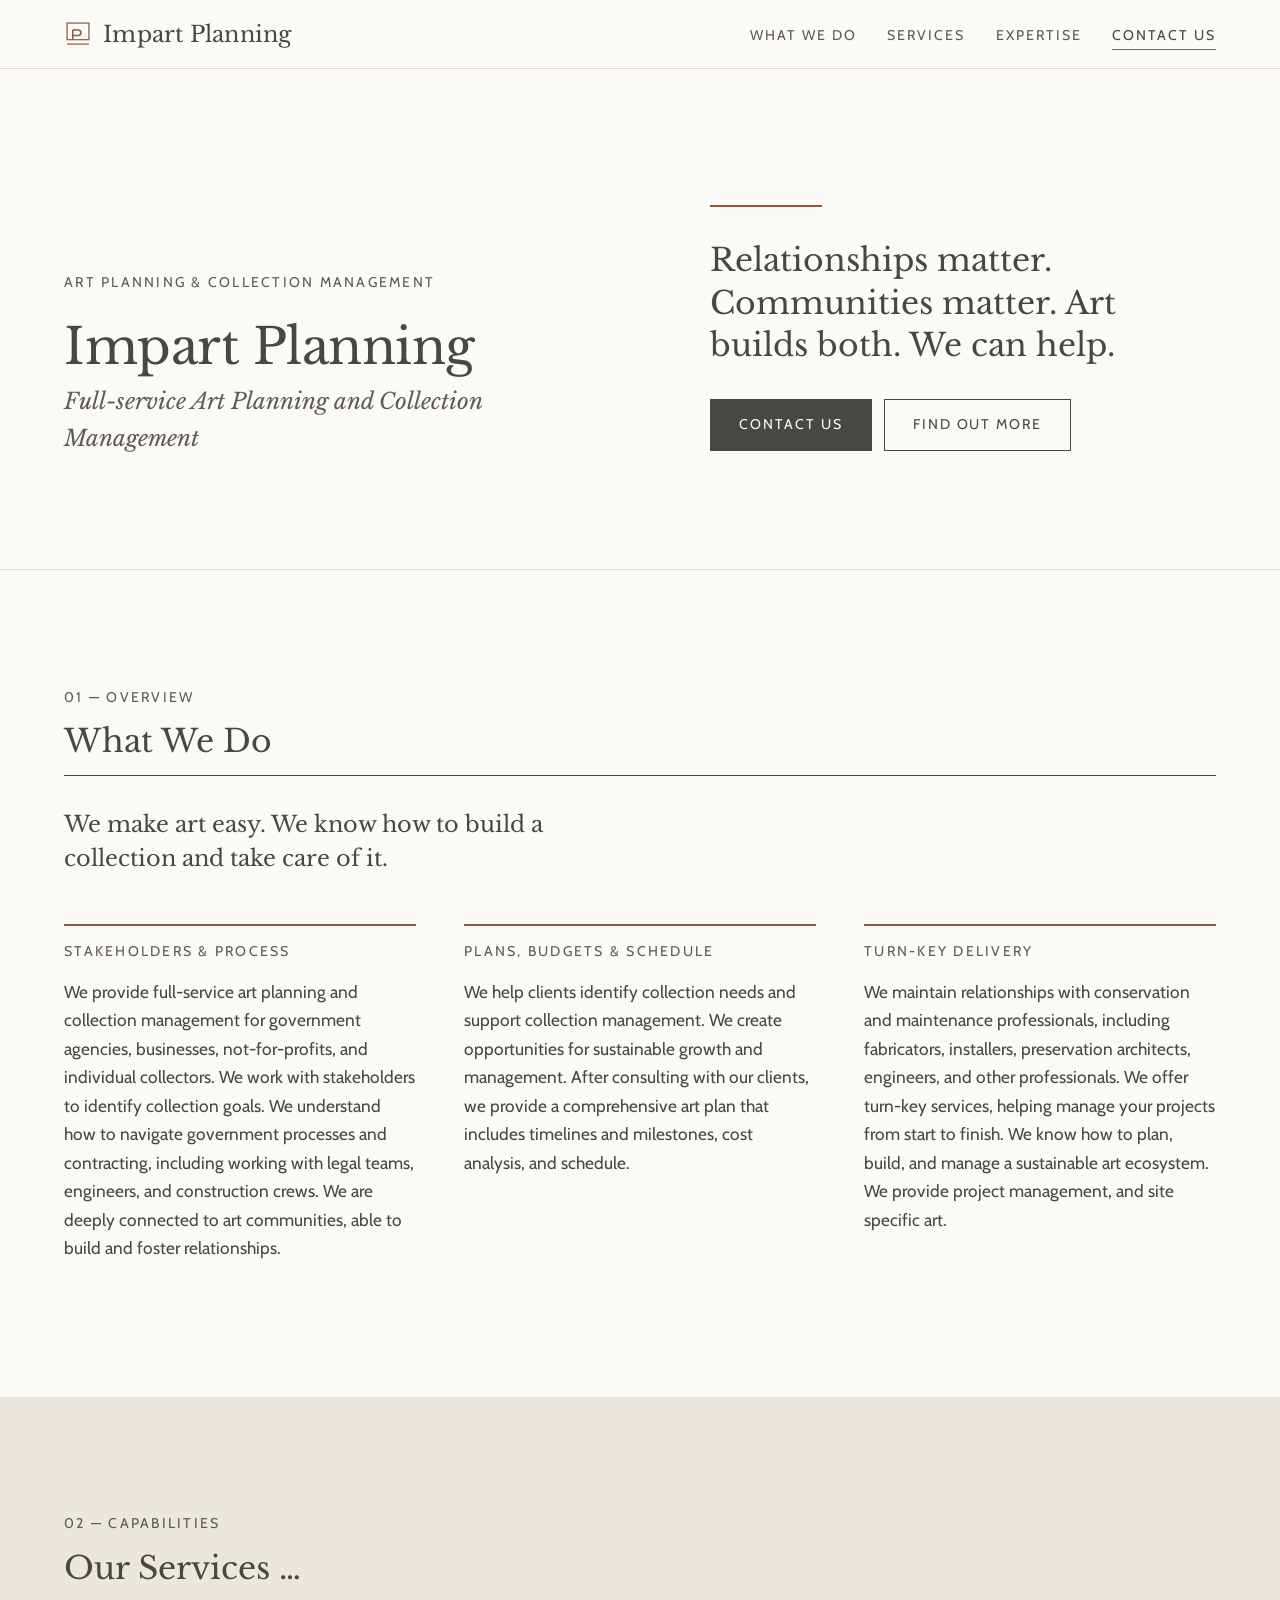
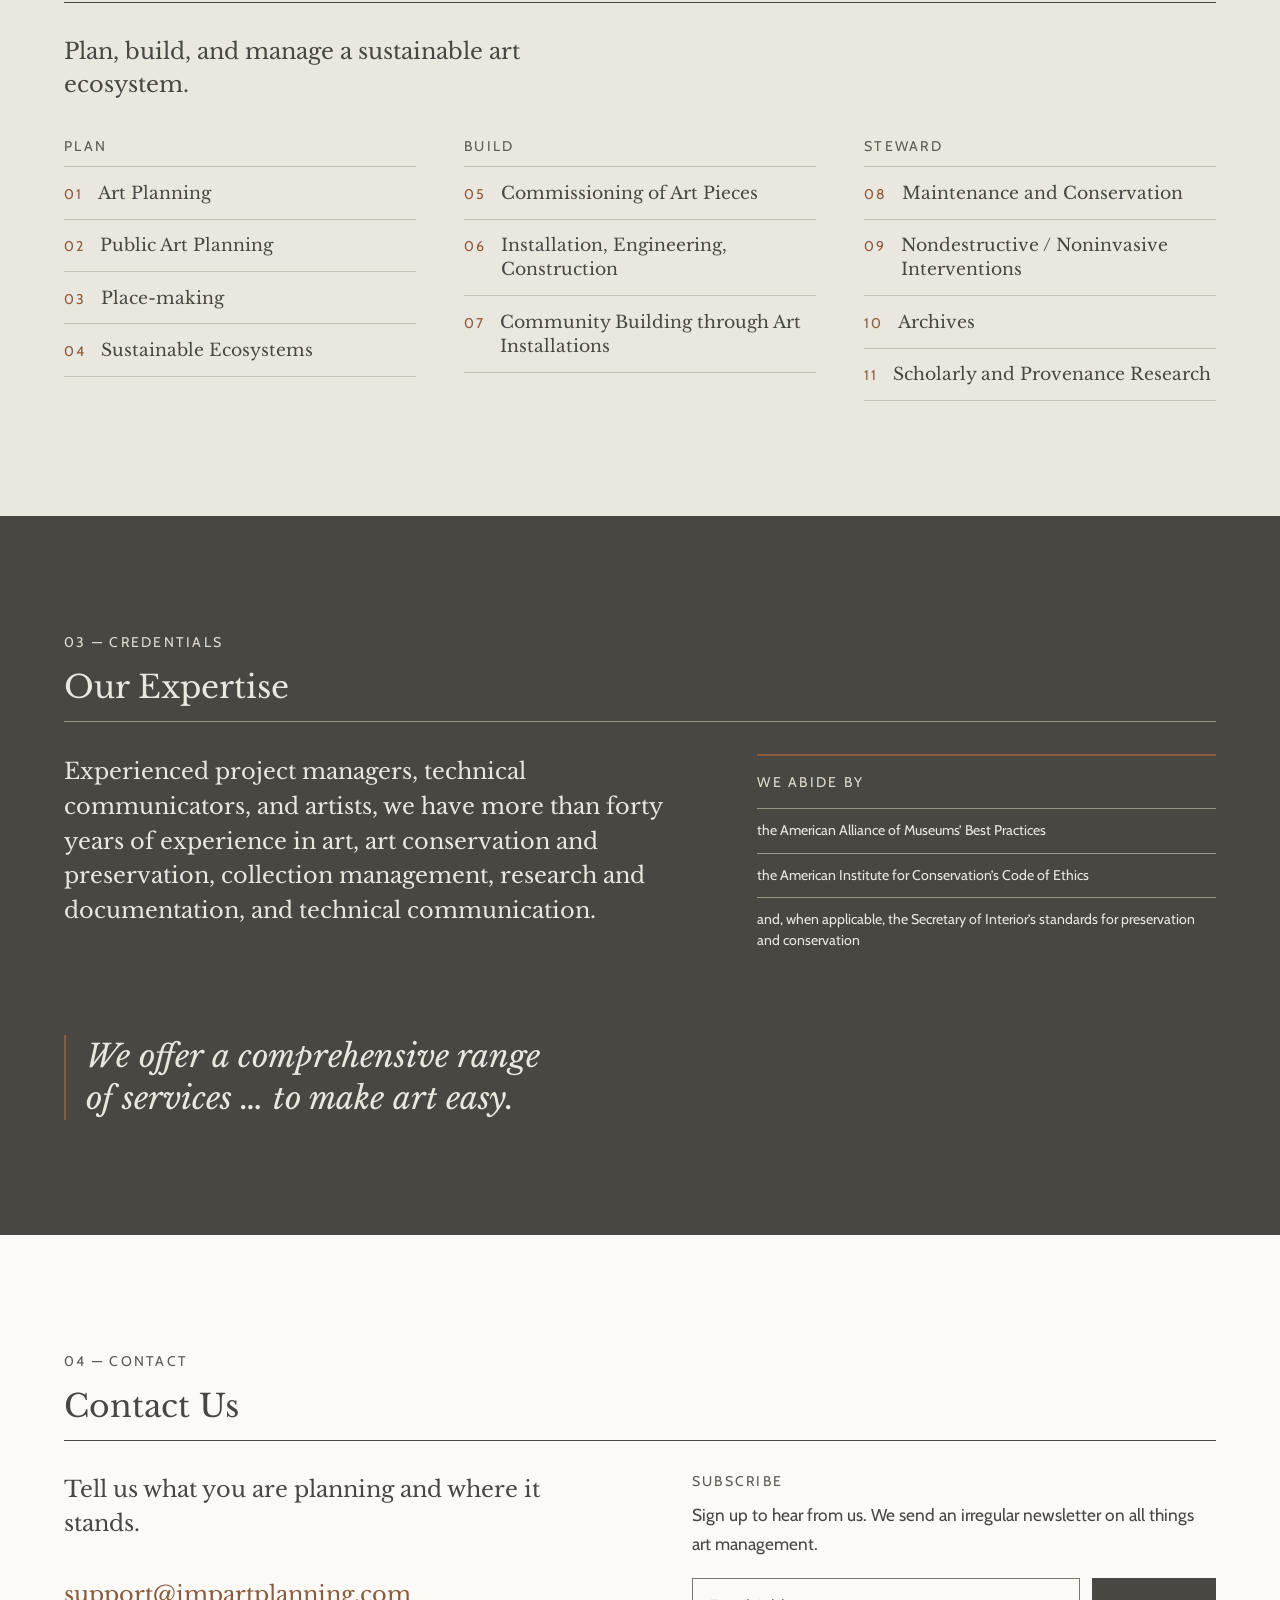
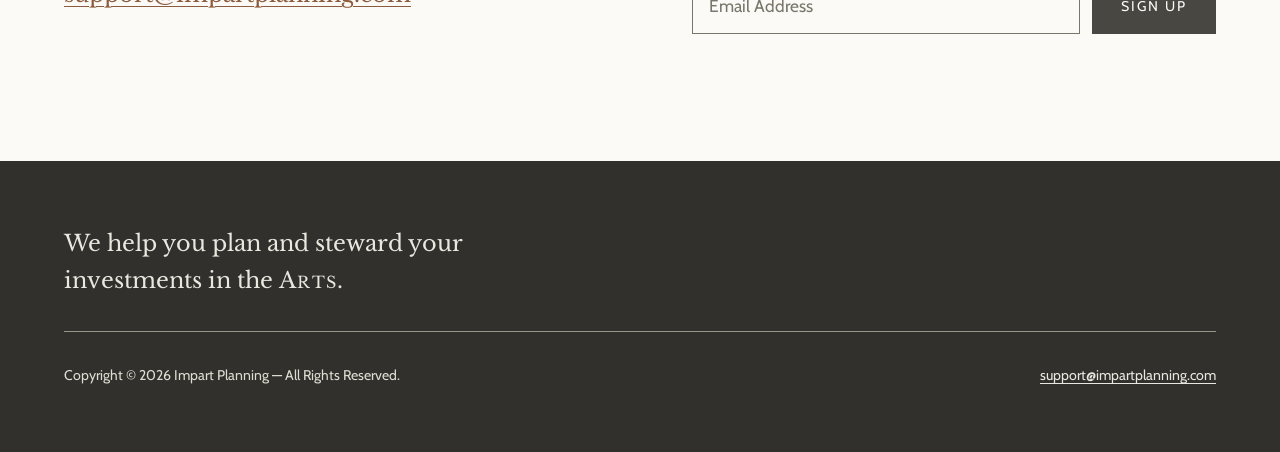
<file: index.html>
<!DOCTYPE html>
<html lang="en">
<head>
<meta charset="utf-8">
<meta name="viewport" content="width=device-width, initial-scale=1">
<title>Impart Planning — Full-service Art Planning and Collection Management</title>
<meta name="description" content="Full-service art planning and collection management for government agencies, businesses, not-for-profits, and individual collectors. Public art planning, commissioning, installation and engineering, maintenance and conservation.">
<link rel="icon" href="assets/img/favicon.svg" type="image/svg+xml">
<link rel="canonical" href="https://impartplanning.com/">

<meta property="og:type" content="website">
<meta property="og:title" content="Impart Planning">
<meta property="og:site_name" content="Impart Planning">
<meta property="og:description" content="Full-service Art Planning and Collection Management.">
<meta property="og:url" content="https://impartplanning.com/">
<meta name="twitter:card" content="summary">
<meta name="theme-color" content="#484742">

<link rel="preconnect" href="https://fonts.googleapis.com">
<link rel="preconnect" href="https://fonts.gstatic.com" crossorigin>
<link rel="stylesheet" href="https://fonts.googleapis.com/css2?family=Cabin:ital,wght@0,400;0,500;0,600;1,400&family=Libre+Baskerville:ital,wght@0,400;0,700;1,400&display=swap">
<link rel="stylesheet" href="assets/css/styles.css">

<script type="application/ld+json">
{
  "@context": "https://schema.org",
  "@type": "ProfessionalService",
  "name": "Impart Planning",
  "description": "Full-service art planning and collection management for government agencies, businesses, not-for-profits, and individual collectors.",
  "url": "https://impartplanning.com/",
  "email": "support@impartplanning.com",
  "areaServed": "United States",
  "knowsAbout": [
    "Public art planning",
    "Public art procurement",
    "Commissioning of art pieces",
    "Installation, engineering, construction",
    "Maintenance and conservation",
    "Scholarly and provenance research"
  ]
}
</script>
</head>
<body>
<a class="skip-link" href="#main">Skip to content</a>

<header class="site-header" id="top">
  <div class="wrap header-inner">
    <a class="wordmark" href="#top" aria-label="Impart Planning — home">
      <svg class="wordmark__mark" viewBox="0 0 32 32" aria-hidden="true" focusable="false">
        <rect x="3.5" y="3.5" width="25" height="19" fill="none" stroke="currentColor" stroke-width="1.4"/>
        <path d="M10 22.5V11.5M10 11.5h6.2a3.1 3.1 0 0 1 0 6.2H10" fill="none" stroke="currentColor" stroke-width="1.8"/>
        <path d="M3.5 27.5h25" stroke="currentColor" stroke-width="1.4"/>
      </svg>
      <span class="wordmark__text">Impart Planning</span>
    </a>

    <button class="nav-toggle" id="nav-toggle" aria-expanded="false" aria-controls="site-nav">
      <span class="nav-toggle__bars" aria-hidden="true"></span>
      <span class="nav-toggle__label">Menu</span>
    </button>

    <nav class="site-nav" id="site-nav" aria-label="Primary">
      <ul>
        <li><a href="#what-we-do">What We Do</a></li>
        <li><a href="#services">Services</a></li>
        <li><a href="#expertise">Expertise</a></li>
        <li><a class="nav-cta" href="#contact">Contact Us</a></li>
      </ul>
    </nav>
  </div>
</header>

<main id="main">

  <section class="hero" aria-labelledby="hero-title">
    <div class="wrap hero__inner">
      <div class="hero__primary">
        <p class="eyebrow">Art Planning &amp; Collection Management</p>
        <h1 id="hero-title">Impart Planning</h1>
        <p class="hero__tagline">Full-service Art Planning and Collection Management</p>
      </div>
      <div class="hero__secondary">
        <hr class="rule rule--wide">
        <p class="hero__lead">Relationships matter. Communities matter. Art builds both. We can help.</p>
        <p class="hero__actions">
          <a class="btn btn--solid" href="#contact">Contact Us</a>
          <a class="btn btn--ghost" href="#what-we-do">Find out more</a>
        </p>
      </div>
    </div>
  </section>

  <section class="section" id="what-we-do" aria-labelledby="what-we-do-title">
    <div class="wrap">
      <p class="section__index">01 — Overview</p>
      <h2 class="section__title" id="what-we-do-title">What We Do</h2>
      <p class="standfirst">We make art easy. We know how to build a collection and take care of it.</p>

      <div class="cols">
        <article class="col">
          <p class="col__label">Stakeholders &amp; process</p>
          <p>We provide full-service art planning and collection management for government agencies, businesses, not-for-profits, and individual collectors. We work with stakeholders to identify collection goals. We understand how to navigate government processes and contracting, including working with legal teams, engineers, and construction crews. We are deeply connected to art communities, able to build and foster relationships.</p>
        </article>
        <article class="col">
          <p class="col__label">Plans, budgets &amp; schedule</p>
          <p>We help clients identify collection needs and support collection management. We create opportunities for sustainable growth and management. After consulting with our clients, we provide a comprehensive art plan that includes timelines and milestones, cost analysis, and schedule.</p>
        </article>
        <article class="col">
          <p class="col__label">Turn-key delivery</p>
          <p>We maintain relationships with conservation and maintenance professionals, including fabricators, installers, preservation architects, engineers, and other professionals. We offer turn-key services, helping manage your projects from start to finish. We know how to plan, build, and manage a sustainable art ecosystem. We provide project management, and site specific art.</p>
        </article>
      </div>
    </div>
  </section>

  <section class="section section--bone" id="services" aria-labelledby="services-title">
    <div class="wrap">
      <p class="section__index">02 — Capabilities</p>
      <h2 class="section__title" id="services-title">Our Services &hellip;</h2>
      <p class="standfirst standfirst--tight">Plan, build, and manage a sustainable art ecosystem.</p>

      <div class="services">
        <div class="services__group">
          <h3 class="services__heading">Plan</h3>
          <ul class="labels">
            <li class="label"><span class="label__no">01</span>Art Planning</li>
            <li class="label"><span class="label__no">02</span>Public Art Planning</li>
            <li class="label"><span class="label__no">03</span>Place-making</li>
            <li class="label"><span class="label__no">04</span>Sustainable Ecosystems</li>
          </ul>
        </div>
        <div class="services__group">
          <h3 class="services__heading">Build</h3>
          <ul class="labels">
            <li class="label"><span class="label__no">05</span>Commissioning of Art Pieces</li>
            <li class="label"><span class="label__no">06</span>Installation, Engineering, Construction</li>
            <li class="label"><span class="label__no">07</span>Community Building through Art Installations</li>
          </ul>
        </div>
        <div class="services__group">
          <h3 class="services__heading">Steward</h3>
          <ul class="labels">
            <li class="label"><span class="label__no">08</span>Maintenance and Conservation</li>
            <li class="label"><span class="label__no">09</span>Nondestructive / Noninvasive Interventions</li>
            <li class="label"><span class="label__no">10</span>Archives</li>
            <li class="label"><span class="label__no">11</span>Scholarly and Provenance Research</li>
          </ul>
        </div>
      </div>
    </div>
  </section>

  <section class="section section--ink" id="expertise" aria-labelledby="expertise-title">
    <div class="wrap">
      <p class="section__index">03 — Credentials</p>
      <h2 class="section__title" id="expertise-title">Our Expertise</h2>
      <div class="expertise">
        <p class="expertise__body">Experienced project managers, technical communicators, and artists, we have more than forty years of experience in art, art conservation and preservation, collection management, research and documentation, and technical communication.</p>
        <div class="expertise__standards">
          <p class="col__label">We abide by</p>
          <ul class="standards">
            <li>the American Alliance of Museums&rsquo; Best Practices</li>
            <li>the American Institute for Conservation&rsquo;s Code of Ethics</li>
            <li>and, when applicable, the Secretary of Interior&rsquo;s standards for preservation and conservation</li>
          </ul>
        </div>
      </div>
      <p class="pullquote">We offer a comprehensive range of services &hellip; to make art easy.</p>
    </div>
  </section>

  <section class="section" id="contact" aria-labelledby="contact-title">
    <div class="wrap">
      <p class="section__index">04 — Contact</p>
      <h2 class="section__title" id="contact-title">Contact Us</h2>

      <div class="contact">
        <div class="contact__direct">
          <p class="standfirst standfirst--tight">Tell us what you are planning and where it stands.</p>
          <p class="contact__email">
            <a href="mailto:support@impartplanning.com">support@impartplanning.com</a>
          </p>
        </div>

        <div class="contact__subscribe">
          <h3 class="services__heading">Subscribe</h3>
          <p>Sign up to hear from us. We send an irregular newsletter on all things art management.</p>
          <!--
            Newsletter form.
            Set data-endpoint to a form service URL (Formspree, Buttondown, Mailchimp, etc.)
            to POST submissions. While it is empty the form falls back to a pre-filled
            email to support@impartplanning.com, so the page never advertises a
            sign-up that goes nowhere. See README.md.
          -->
          <form class="subscribe" id="subscribe-form" data-endpoint="" method="post" novalidate>
            <label class="visually-hidden" for="email">Email Address</label>
            <input id="email" name="email" type="email" inputmode="email" autocomplete="email" placeholder="Email Address" required>
            <button class="btn btn--solid" type="submit">Sign up</button>
            <p class="subscribe__status" id="subscribe-status" role="status" aria-live="polite"></p>
          </form>
        </div>
      </div>
    </div>
  </section>

</main>

<footer class="site-footer">
  <div class="wrap">
    <p class="footer__tagline">We help you plan and steward your investments in the <span class="smallcaps">Arts</span>.</p>
    <hr class="rule">
    <div class="footer__meta">
      <p>Copyright &copy; 2026 Impart Planning &mdash; All Rights Reserved.</p>
      <p><a href="mailto:support@impartplanning.com">support@impartplanning.com</a></p>
    </div>
  </div>
</footer>

<script src="assets/js/main.js" defer></script>
</body>
</html>
</file>
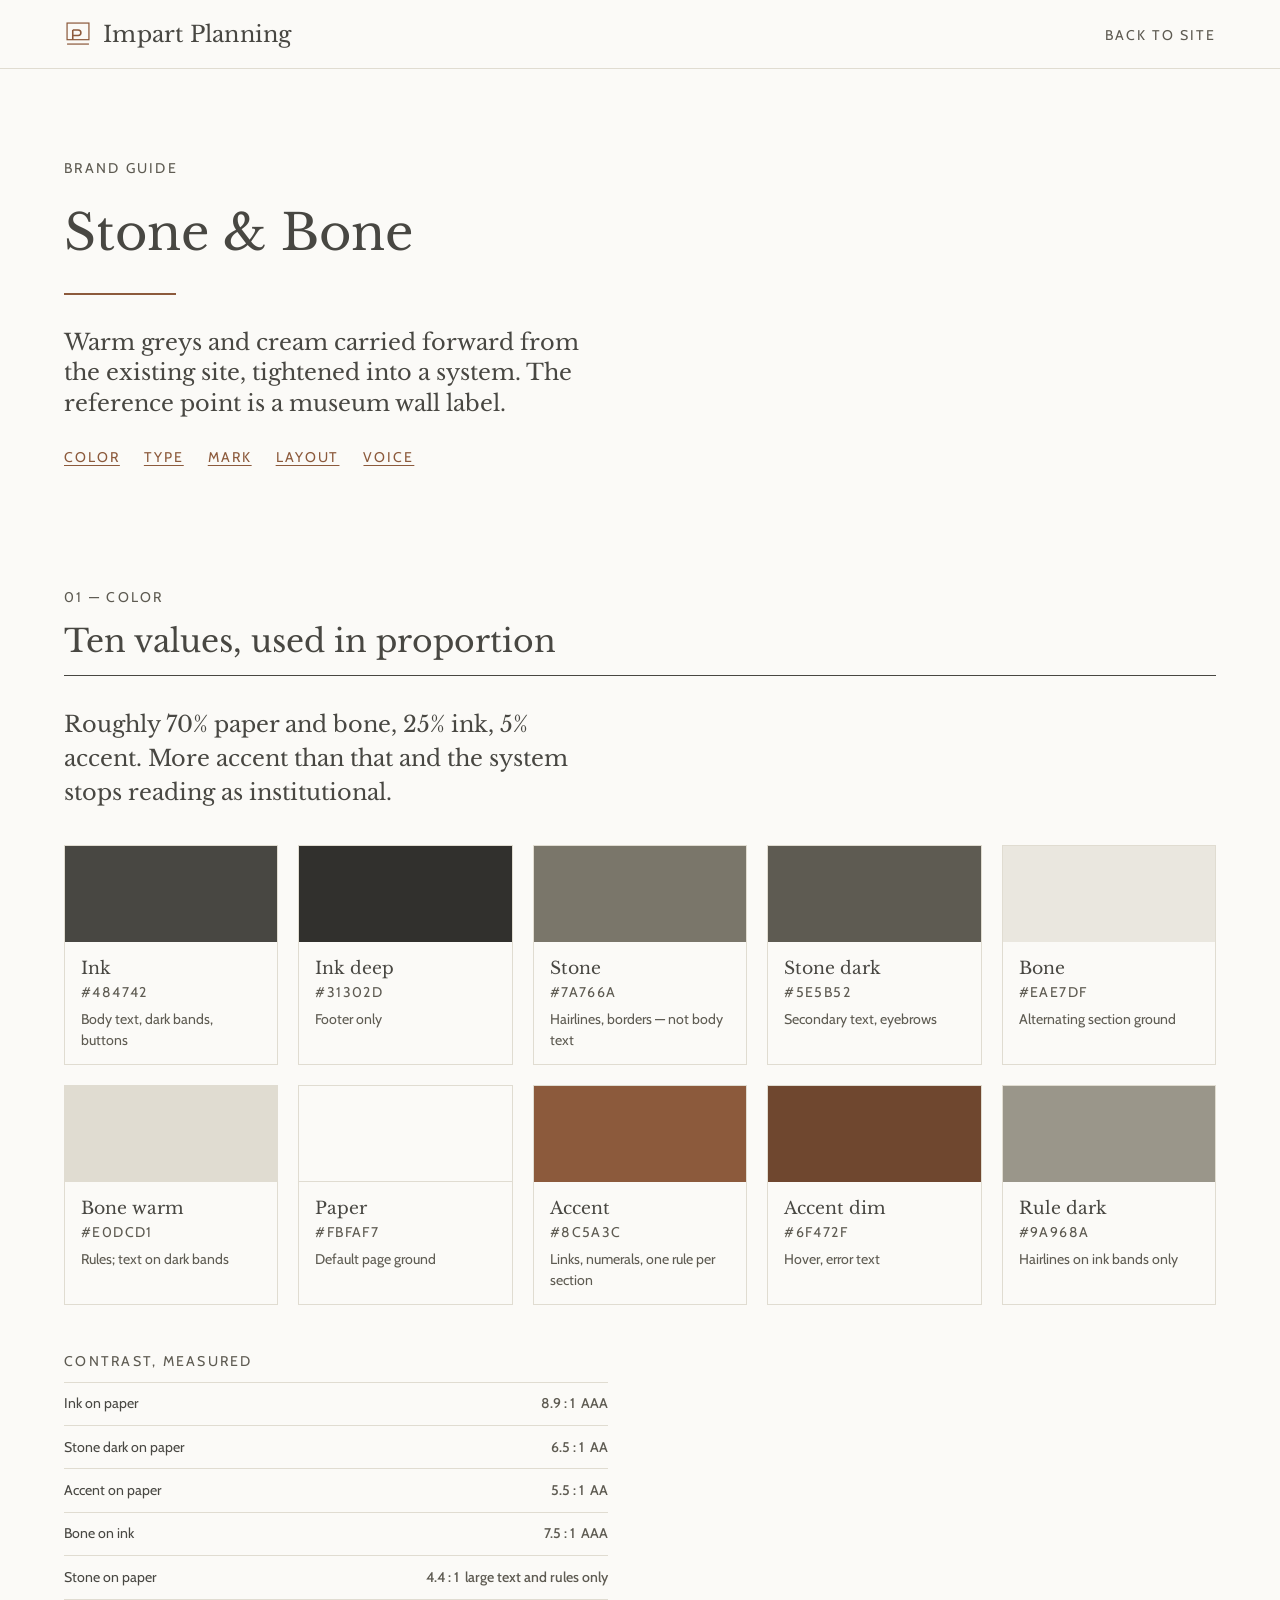
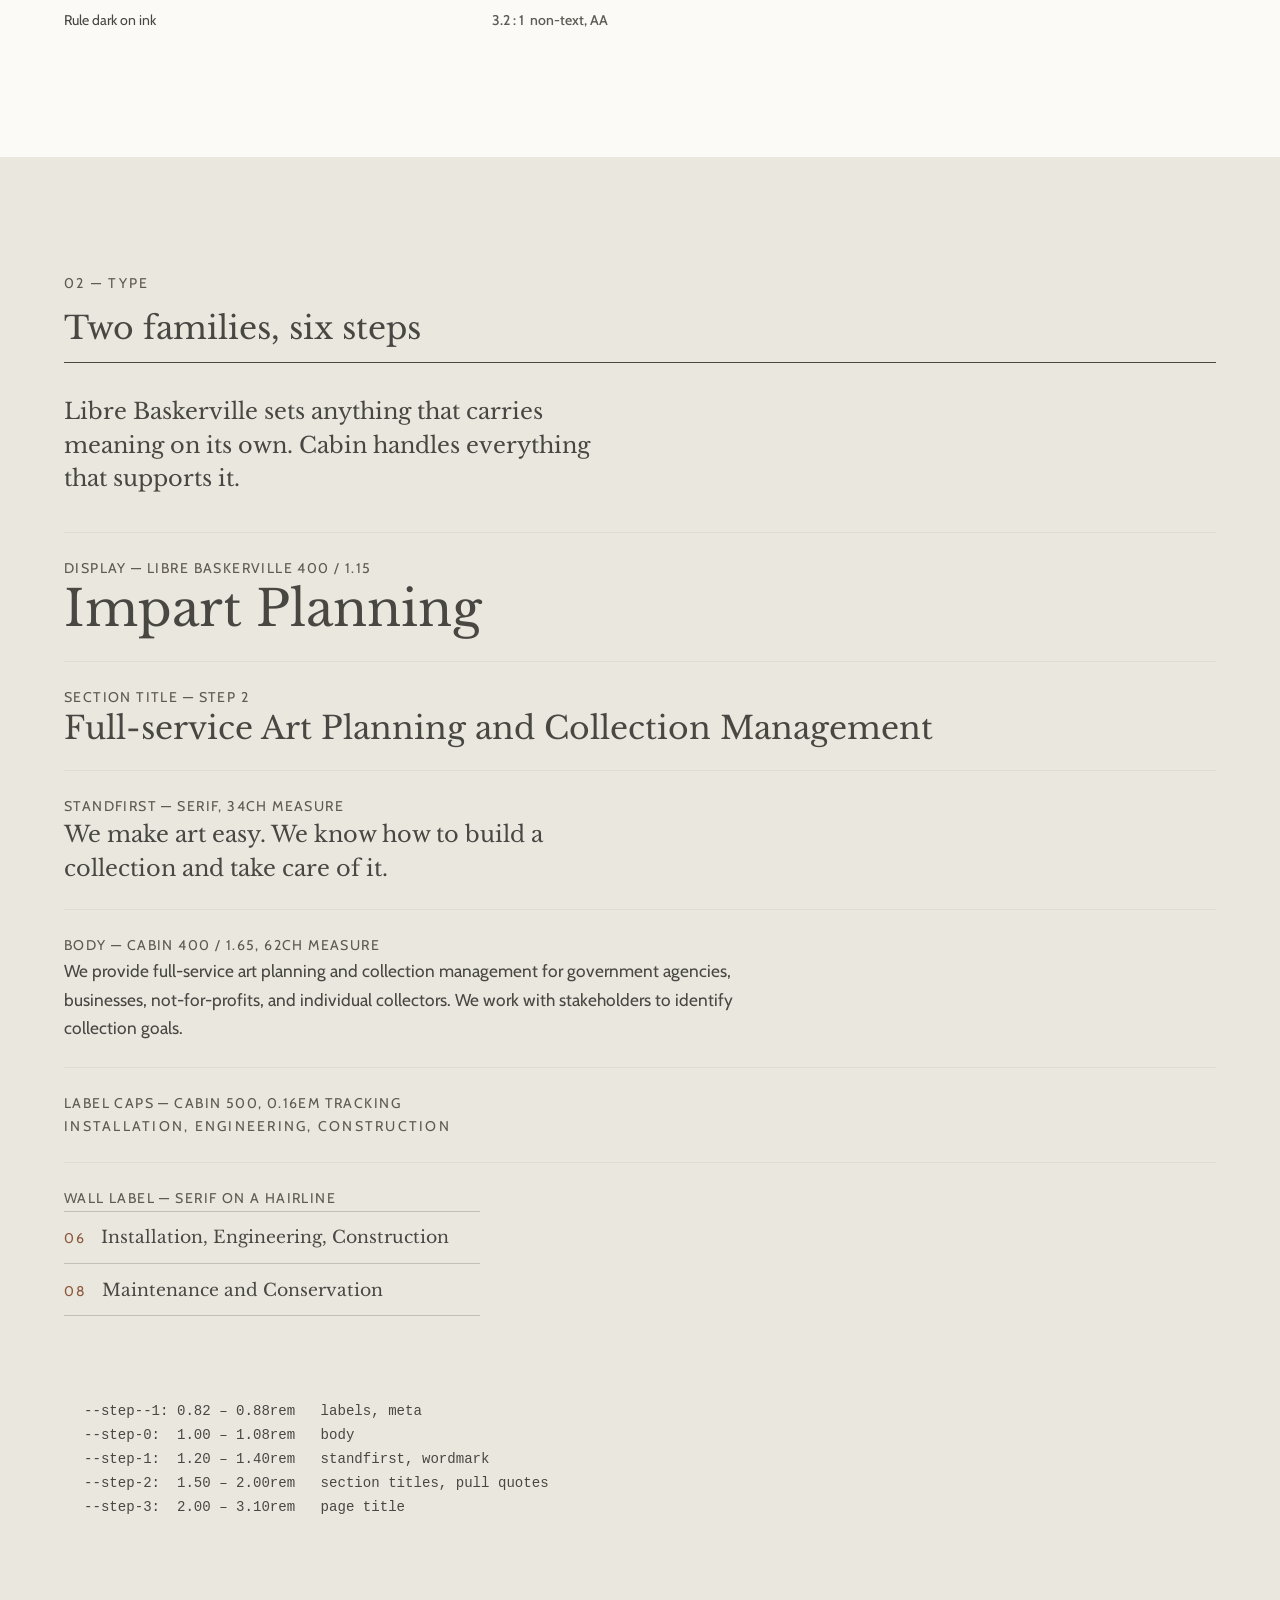
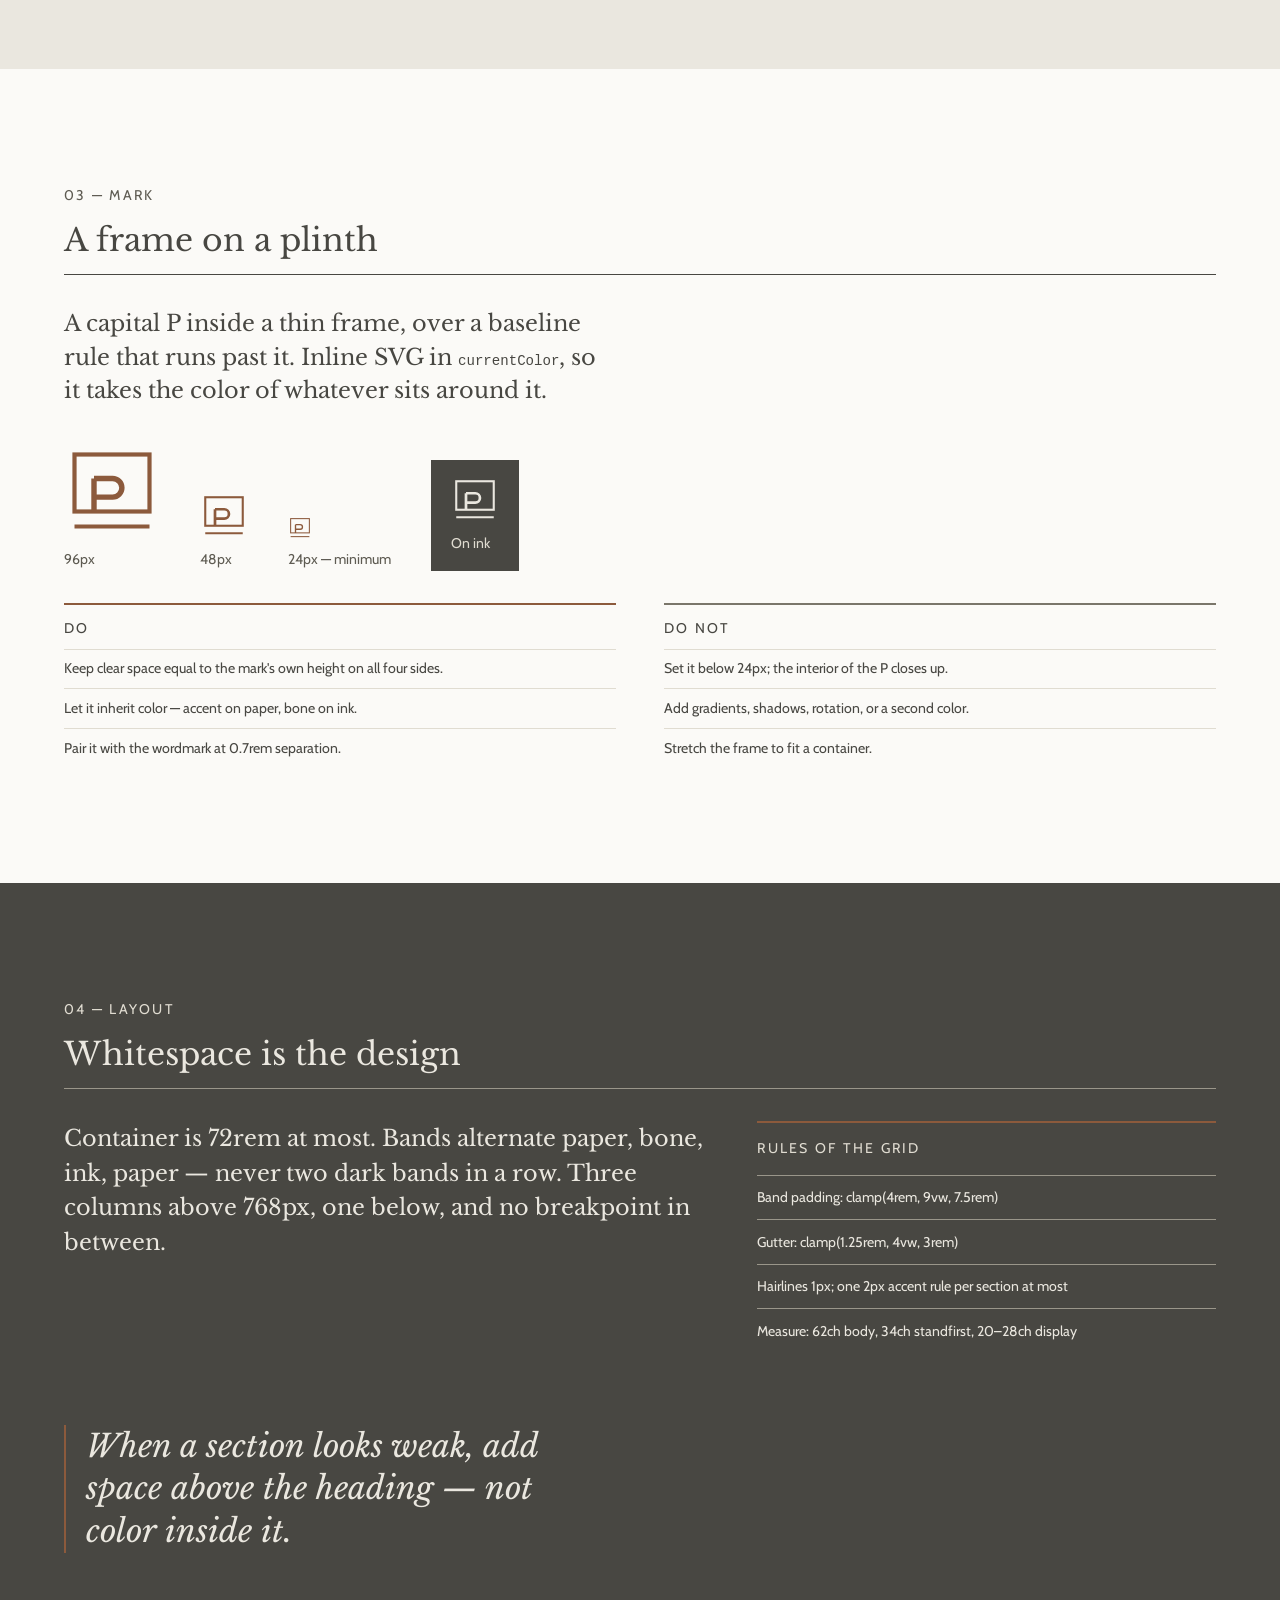
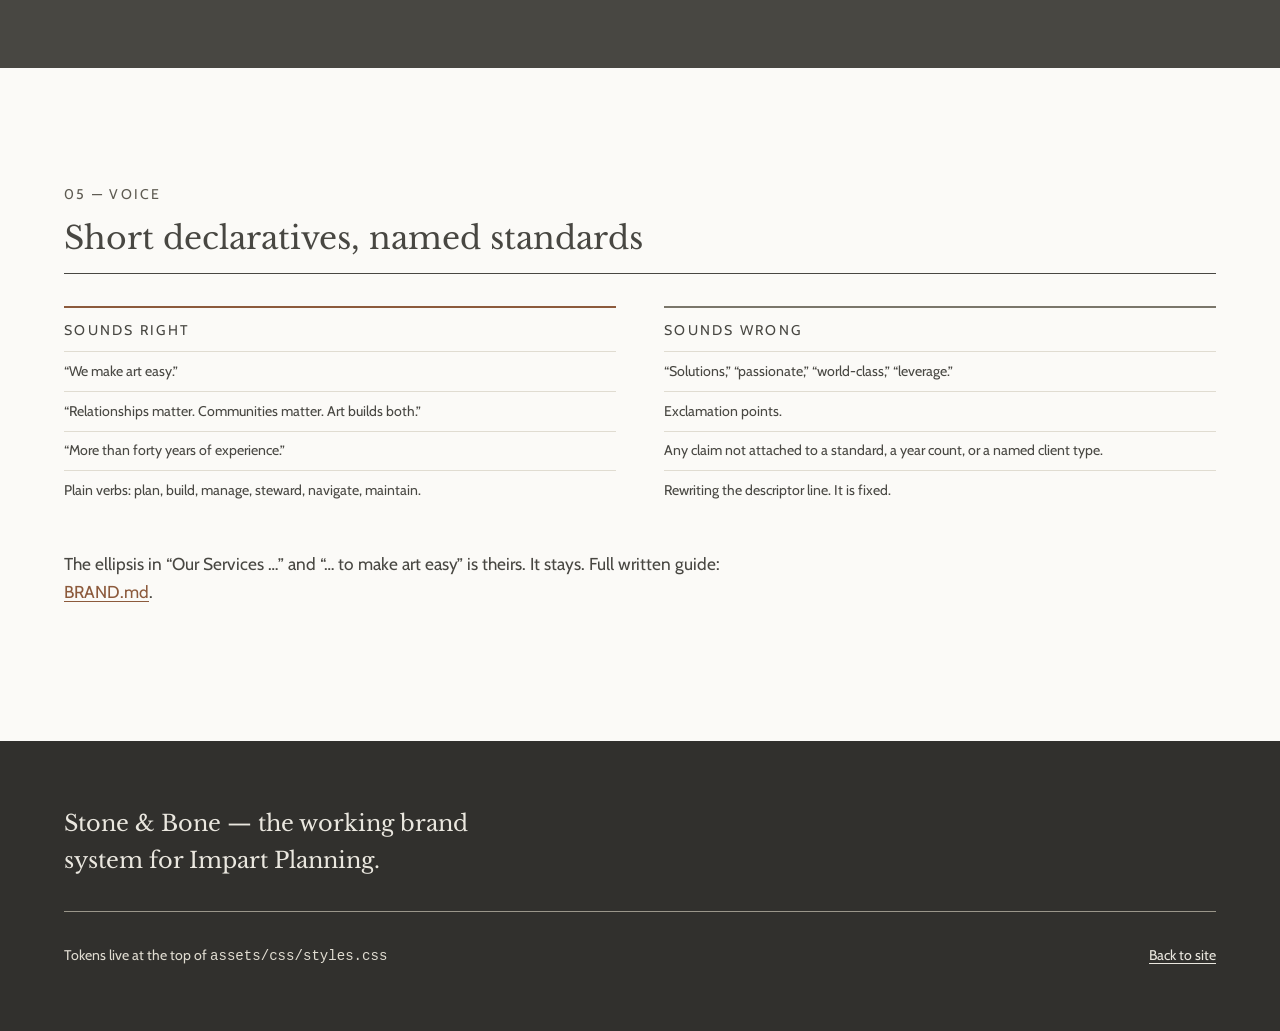
<file: brand/index.html>
<!DOCTYPE html>
<html lang="en">
<head>
<meta charset="utf-8">
<meta name="viewport" content="width=device-width, initial-scale=1">
<title>Brand Guide — Impart Planning</title>
<meta name="description" content="Stone &amp; Bone: the color, type, mark, and layout system for Impart Planning.">
<meta name="robots" content="noindex">
<link rel="icon" href="../assets/img/favicon.svg" type="image/svg+xml">
<link rel="preconnect" href="https://fonts.googleapis.com">
<link rel="preconnect" href="https://fonts.gstatic.com" crossorigin>
<link rel="stylesheet" href="https://fonts.googleapis.com/css2?family=Cabin:ital,wght@0,400;0,500;0,600;1,400&family=Libre+Baskerville:ital,wght@0,400;0,700;1,400&display=swap">
<link rel="stylesheet" href="../assets/css/styles.css">
<style>
  .guide-head { padding-block: clamp(3rem, 8vw, 5.5rem) 0; }
  .guide-nav ul { display: flex; flex-wrap: wrap; gap: 0.6rem 1.5rem; margin-top: 1.5rem; }
  .guide-nav a { font-size: var(--step--1); text-transform: uppercase; letter-spacing: 0.14em; }

  .swatches { display: grid; gap: 1.25rem; grid-template-columns: repeat(auto-fit, minmax(13rem, 1fr)); }
  .swatch { border: 1px solid var(--bone-warm); }
  .swatch__chip { height: 6rem; }
  .swatch__meta { padding: 0.85rem 1rem; font-size: var(--step--1); line-height: 1.5; }
  .swatch__name { display: block; font-family: var(--serif); font-size: var(--step-0); }
  .swatch__hex { display: block; font-family: var(--sans); letter-spacing: 0.1em; color: var(--stone-dark); }
  .swatch__use { display: block; color: var(--stone-dark); margin-top: 0.35rem; }

  .specimen { border-top: 1px solid var(--bone-warm); padding: 1.5rem 0; }
  .specimen__note { font-size: var(--step--1); color: var(--stone-dark); letter-spacing: 0.1em; text-transform: uppercase; margin-bottom: 0.6rem; }
  .specimen p, .specimen h2, .specimen h3 { margin-bottom: 0; }

  .mark-row { display: flex; align-items: flex-end; gap: 2.5rem; flex-wrap: wrap; margin-bottom: 2rem; }
  .mark-row svg { color: var(--accent); }
  .mark-row .mark-lg { width: 6rem; height: 6rem; }
  .mark-row .mark-md { width: 3rem; height: 3rem; }
  .mark-row .mark-sm { width: 1.5rem; height: 1.5rem; }
  .mark-row figcaption { font-size: var(--step--1); color: var(--stone-dark); margin-top: 0.5rem; }

  .do-dont { display: grid; gap: 1.5rem 3rem; grid-template-columns: 1fr; }
  @media (min-width: 48em) { .do-dont { grid-template-columns: 1fr 1fr; } }
  .do-dont h3 { font-family: var(--sans); font-size: var(--step--1); text-transform: uppercase; letter-spacing: 0.16em; padding-top: 0.9rem; margin-bottom: 0.8rem; }
  .do-dont .do  { border-top: 2px solid var(--accent); }
  .do-dont .dont { border-top: 2px solid var(--stone); }
  .do-dont li { padding: 0.55rem 0; border-top: 1px solid var(--bone-warm); font-size: var(--step--1); line-height: 1.5; }

  .ratios li { display: flex; justify-content: space-between; gap: 1rem; max-width: 34rem; padding: 0.6rem 0; border-top: 1px solid var(--bone-warm); font-size: var(--step--1); }
  .ratios b { font-weight: 500; color: var(--stone-dark); }
  .code { font-family: ui-monospace, SFMono-Regular, Menlo, Consolas, monospace; font-size: var(--step--1); }
  pre.code { background: var(--bone); padding: 1.25rem; overflow-x: auto; line-height: 1.7; }
</style>
</head>
<body>
<a class="skip-link" href="#guide">Skip to content</a>

<header class="site-header">
  <div class="wrap header-inner">
    <a class="wordmark" href="../index.html" aria-label="Impart Planning — home">
      <svg class="wordmark__mark" viewBox="0 0 32 32" aria-hidden="true" focusable="false">
        <rect x="3.5" y="3.5" width="25" height="19" fill="none" stroke="currentColor" stroke-width="1.4"/>
        <path d="M10 22.5V11.5M10 11.5h6.2a3.1 3.1 0 0 1 0 6.2H10" fill="none" stroke="currentColor" stroke-width="1.8"/>
        <path d="M3.5 27.5h25" stroke="currentColor" stroke-width="1.4"/>
      </svg>
      <span class="wordmark__text">Impart Planning</span>
    </a>
    <nav class="site-nav" aria-label="Primary">
      <ul><li><a href="../index.html">Back to site</a></li></ul>
    </nav>
  </div>
</header>

<main id="guide">

  <section class="guide-head">
    <div class="wrap">
      <p class="eyebrow">Brand Guide</p>
      <h1 class="hero__tagline" style="font-style:normal;font-size:var(--step-3);color:var(--ink);max-width:none;">Stone &amp; Bone</h1>
      <hr class="rule rule--wide">
      <p class="hero__lead" style="max-width:34ch;font-size:var(--step-1);">Warm greys and cream carried forward from the existing site, tightened into a system. The reference point is a museum wall label.</p>
      <nav class="guide-nav" aria-label="Sections">
        <ul>
          <li><a href="#color">Color</a></li>
          <li><a href="#type">Type</a></li>
          <li><a href="#mark">Mark</a></li>
          <li><a href="#layout">Layout</a></li>
          <li><a href="#voice">Voice</a></li>
        </ul>
      </nav>
    </div>
  </section>

  <section class="section" id="color" aria-labelledby="color-title">
    <div class="wrap">
      <p class="section__index">01 — Color</p>
      <h2 class="section__title" id="color-title">Ten values, used in proportion</h2>
      <p class="standfirst standfirst--tight">Roughly 70% paper and bone, 25% ink, 5% accent. More accent than that and the system stops reading as institutional.</p>

      <div class="swatches">
        <div class="swatch"><div class="swatch__chip" style="background:#484742"></div><div class="swatch__meta"><span class="swatch__name">Ink</span><span class="swatch__hex">#484742</span><span class="swatch__use">Body text, dark bands, buttons</span></div></div>
        <div class="swatch"><div class="swatch__chip" style="background:#31302D"></div><div class="swatch__meta"><span class="swatch__name">Ink deep</span><span class="swatch__hex">#31302D</span><span class="swatch__use">Footer only</span></div></div>
        <div class="swatch"><div class="swatch__chip" style="background:#7A766A"></div><div class="swatch__meta"><span class="swatch__name">Stone</span><span class="swatch__hex">#7A766A</span><span class="swatch__use">Hairlines, borders — not body text</span></div></div>
        <div class="swatch"><div class="swatch__chip" style="background:#5E5B52"></div><div class="swatch__meta"><span class="swatch__name">Stone dark</span><span class="swatch__hex">#5E5B52</span><span class="swatch__use">Secondary text, eyebrows</span></div></div>
        <div class="swatch"><div class="swatch__chip" style="background:#EAE7DF"></div><div class="swatch__meta"><span class="swatch__name">Bone</span><span class="swatch__hex">#EAE7DF</span><span class="swatch__use">Alternating section ground</span></div></div>
        <div class="swatch"><div class="swatch__chip" style="background:#E0DCD1"></div><div class="swatch__meta"><span class="swatch__name">Bone warm</span><span class="swatch__hex">#E0DCD1</span><span class="swatch__use">Rules; text on dark bands</span></div></div>
        <div class="swatch"><div class="swatch__chip" style="background:#FBFAF7;border-bottom:1px solid #E0DCD1"></div><div class="swatch__meta"><span class="swatch__name">Paper</span><span class="swatch__hex">#FBFAF7</span><span class="swatch__use">Default page ground</span></div></div>
        <div class="swatch"><div class="swatch__chip" style="background:#8C5A3C"></div><div class="swatch__meta"><span class="swatch__name">Accent</span><span class="swatch__hex">#8C5A3C</span><span class="swatch__use">Links, numerals, one rule per section</span></div></div>
        <div class="swatch"><div class="swatch__chip" style="background:#6F472F"></div><div class="swatch__meta"><span class="swatch__name">Accent dim</span><span class="swatch__hex">#6F472F</span><span class="swatch__use">Hover, error text</span></div></div>
        <div class="swatch"><div class="swatch__chip" style="background:#9A968A"></div><div class="swatch__meta"><span class="swatch__name">Rule dark</span><span class="swatch__hex">#9A968A</span><span class="swatch__use">Hairlines on ink bands only</span></div></div>
      </div>

      <h3 class="services__heading" style="margin-top:3rem;">Contrast, measured</h3>
      <ul class="ratios">
        <li><span>Ink on paper</span><b>8.9 : 1 &nbsp;AAA</b></li>
        <li><span>Stone dark on paper</span><b>6.5 : 1 &nbsp;AA</b></li>
        <li><span>Accent on paper</span><b>5.5 : 1 &nbsp;AA</b></li>
        <li><span>Bone on ink</span><b>7.5 : 1 &nbsp;AAA</b></li>
        <li><span>Stone on paper</span><b>4.4 : 1 &nbsp;large text and rules only</b></li>
        <li><span>Rule dark on ink</span><b>3.2 : 1 &nbsp;non-text, AA</b></li>
      </ul>
    </div>
  </section>

  <section class="section section--bone" id="type" aria-labelledby="type-title">
    <div class="wrap">
      <p class="section__index">02 — Type</p>
      <h2 class="section__title" id="type-title">Two families, six steps</h2>
      <p class="standfirst standfirst--tight">Libre Baskerville sets anything that carries meaning on its own. Cabin handles everything that supports it.</p>

      <div class="specimen">
        <p class="specimen__note">Display — Libre Baskerville 400 / 1.15</p>
        <h2 style="font-size:var(--step-3);">Impart Planning</h2>
      </div>
      <div class="specimen">
        <p class="specimen__note">Section title — step 2</p>
        <h3 style="font-size:var(--step-2);">Full-service Art Planning and Collection Management</h3>
      </div>
      <div class="specimen">
        <p class="specimen__note">Standfirst — serif, 34ch measure</p>
        <p class="standfirst" style="margin-bottom:0;">We make art easy. We know how to build a collection and take care of it.</p>
      </div>
      <div class="specimen">
        <p class="specimen__note">Body — Cabin 400 / 1.65, 62ch measure</p>
        <p>We provide full-service art planning and collection management for government agencies, businesses, not-for-profits, and individual collectors. We work with stakeholders to identify collection goals.</p>
      </div>
      <div class="specimen">
        <p class="specimen__note">Label caps — Cabin 500, 0.16em tracking</p>
        <p class="col__label" style="border-top:0;padding-top:0;margin-bottom:0;">Installation, Engineering, Construction</p>
      </div>
      <div class="specimen">
        <p class="specimen__note">Wall label — serif on a hairline</p>
        <ul class="labels" style="max-width:26rem;">
          <li class="label"><span class="label__no">06</span>Installation, Engineering, Construction</li>
          <li class="label"><span class="label__no">08</span>Maintenance and Conservation</li>
        </ul>
      </div>

      <pre class="code" style="margin-top:2.5rem;">--step--1: 0.82 – 0.88rem   labels, meta
--step-0:  1.00 – 1.08rem   body
--step-1:  1.20 – 1.40rem   standfirst, wordmark
--step-2:  1.50 – 2.00rem   section titles, pull quotes
--step-3:  2.00 – 3.10rem   page title</pre>
    </div>
  </section>

  <section class="section" id="mark" aria-labelledby="mark-title">
    <div class="wrap">
      <p class="section__index">03 — Mark</p>
      <h2 class="section__title" id="mark-title">A frame on a plinth</h2>
      <p class="standfirst standfirst--tight">A capital P inside a thin frame, over a baseline rule that runs past it. Inline SVG in <span class="code">currentColor</span>, so it takes the color of whatever sits around it.</p>

      <div class="mark-row">
        <figure style="margin:0">
          <svg class="mark-lg" viewBox="0 0 32 32" aria-label="Impart Planning mark, large">
            <rect x="3.5" y="3.5" width="25" height="19" fill="none" stroke="currentColor" stroke-width="1.4"/>
            <path d="M10 22.5V11.5M10 11.5h6.2a3.1 3.1 0 0 1 0 6.2H10" fill="none" stroke="currentColor" stroke-width="1.8"/>
            <path d="M3.5 27.5h25" stroke="currentColor" stroke-width="1.4"/>
          </svg>
          <figcaption>96px</figcaption>
        </figure>
        <figure style="margin:0">
          <svg class="mark-md" viewBox="0 0 32 32" aria-hidden="true">
            <rect x="3.5" y="3.5" width="25" height="19" fill="none" stroke="currentColor" stroke-width="1.4"/>
            <path d="M10 22.5V11.5M10 11.5h6.2a3.1 3.1 0 0 1 0 6.2H10" fill="none" stroke="currentColor" stroke-width="1.8"/>
            <path d="M3.5 27.5h25" stroke="currentColor" stroke-width="1.4"/>
          </svg>
          <figcaption>48px</figcaption>
        </figure>
        <figure style="margin:0">
          <svg class="mark-sm" viewBox="0 0 32 32" aria-hidden="true">
            <rect x="3.5" y="3.5" width="25" height="19" fill="none" stroke="currentColor" stroke-width="1.4"/>
            <path d="M10 22.5V11.5M10 11.5h6.2a3.1 3.1 0 0 1 0 6.2H10" fill="none" stroke="currentColor" stroke-width="1.8"/>
            <path d="M3.5 27.5h25" stroke="currentColor" stroke-width="1.4"/>
          </svg>
          <figcaption>24px — minimum</figcaption>
        </figure>
        <figure style="margin:0;background:var(--ink);padding:1rem 1.25rem;">
          <svg class="mark-md" viewBox="0 0 32 32" style="color:var(--bone)" aria-hidden="true">
            <rect x="3.5" y="3.5" width="25" height="19" fill="none" stroke="currentColor" stroke-width="1.4"/>
            <path d="M10 22.5V11.5M10 11.5h6.2a3.1 3.1 0 0 1 0 6.2H10" fill="none" stroke="currentColor" stroke-width="1.8"/>
            <path d="M3.5 27.5h25" stroke="currentColor" stroke-width="1.4"/>
          </svg>
          <figcaption style="color:var(--bone-warm)">On ink</figcaption>
        </figure>
      </div>

      <div class="do-dont">
        <div class="do">
          <h3>Do</h3>
          <ul>
            <li>Keep clear space equal to the mark's own height on all four sides.</li>
            <li>Let it inherit color — accent on paper, bone on ink.</li>
            <li>Pair it with the wordmark at 0.7rem separation.</li>
          </ul>
        </div>
        <div class="dont">
          <h3>Do not</h3>
          <ul>
            <li>Set it below 24px; the interior of the P closes up.</li>
            <li>Add gradients, shadows, rotation, or a second color.</li>
            <li>Stretch the frame to fit a container.</li>
          </ul>
        </div>
      </div>
    </div>
  </section>

  <section class="section section--ink" id="layout" aria-labelledby="layout-title">
    <div class="wrap">
      <p class="section__index">04 — Layout</p>
      <h2 class="section__title" id="layout-title">Whitespace is the design</h2>
      <div class="expertise">
        <p class="expertise__body">Container is 72rem at most. Bands alternate paper, bone, ink, paper — never two dark bands in a row. Three columns above 768px, one below, and no breakpoint in between.</p>
        <div class="expertise__standards">
          <p class="col__label">Rules of the grid</p>
          <ul class="standards">
            <li>Band padding: clamp(4rem, 9vw, 7.5rem)</li>
            <li>Gutter: clamp(1.25rem, 4vw, 3rem)</li>
            <li>Hairlines 1px; one 2px accent rule per section at most</li>
            <li>Measure: 62ch body, 34ch standfirst, 20–28ch display</li>
          </ul>
        </div>
      </div>
      <p class="pullquote">When a section looks weak, add space above the heading — not color inside it.</p>
    </div>
  </section>

  <section class="section" id="voice" aria-labelledby="voice-title">
    <div class="wrap">
      <p class="section__index">05 — Voice</p>
      <h2 class="section__title" id="voice-title">Short declaratives, named standards</h2>
      <div class="do-dont">
        <div class="do">
          <h3>Sounds right</h3>
          <ul>
            <li>&ldquo;We make art easy.&rdquo;</li>
            <li>&ldquo;Relationships matter. Communities matter. Art builds both.&rdquo;</li>
            <li>&ldquo;More than forty years of experience.&rdquo;</li>
            <li>Plain verbs: plan, build, manage, steward, navigate, maintain.</li>
          </ul>
        </div>
        <div class="dont">
          <h3>Sounds wrong</h3>
          <ul>
            <li>&ldquo;Solutions,&rdquo; &ldquo;passionate,&rdquo; &ldquo;world-class,&rdquo; &ldquo;leverage.&rdquo;</li>
            <li>Exclamation points.</li>
            <li>Any claim not attached to a standard, a year count, or a named client type.</li>
            <li>Rewriting the descriptor line. It is fixed.</li>
          </ul>
        </div>
      </div>
      <p style="margin-top:2.5rem;">The ellipsis in &ldquo;Our Services &hellip;&rdquo; and &ldquo;&hellip; to make art easy&rdquo; is theirs. It stays. Full written guide: <a href="../BRAND.md">BRAND.md</a>.</p>
    </div>
  </section>

</main>

<footer class="site-footer">
  <div class="wrap">
    <p class="footer__tagline">Stone &amp; Bone — the working brand system for Impart Planning.</p>
    <hr class="rule">
    <div class="footer__meta">
      <p>Tokens live at the top of <span class="code">assets/css/styles.css</span></p>
      <p><a href="../index.html">Back to site</a></p>
    </div>
  </div>
</footer>
</body>
</html>
</file>
<file: assets/css/styles.css>
/* ==========================================================================
   Impart Planning — Stone & Bone
   Tokens are documented in BRAND.md and rendered at /brand/.
   ========================================================================== */

:root {
  /* Color */
  --ink:        #484742;
  --ink-deep:   #31302D;
  --stone:      #7A766A;
  --stone-dark: #5E5B52;
  --bone:       #EAE7DF;
  --bone-warm:  #E0DCD1;
  --paper:      #FBFAF7;
  --accent:     #8C5A3C;
  --accent-dim: #6F472F;
  --rule-dark:  #9A968A;  /* hairlines on ink bands — 3.15:1 against --ink */

  /* Type */
  --serif: "Libre Baskerville", Georgia, "Times New Roman", serif;
  --sans:  "Cabin", -apple-system, BlinkMacSystemFont, "Segoe UI", Arial, sans-serif;

  /* Scale (fluid) */
  --step--1: clamp(0.82rem, 0.79rem + 0.12vw, 0.88rem);
  --step-0:  clamp(1rem, 0.96rem + 0.18vw, 1.08rem);
  --step-1:  clamp(1.2rem, 1.12rem + 0.38vw, 1.4rem);
  --step-2:  clamp(1.5rem, 1.33rem + 0.8vw, 2rem);
  --step-3:  clamp(2rem, 1.6rem + 1.9vw, 3.1rem);

  /* Space */
  --gutter: clamp(1.25rem, 4vw, 3rem);
  --band:   clamp(4rem, 9vw, 7.5rem);
  --measure: 62ch;
}

/* Reset ------------------------------------------------------------------ */
*, *::before, *::after { box-sizing: border-box; }
html { -webkit-text-size-adjust: 100%; scroll-behavior: smooth; scroll-padding-top: 5.5rem; }
body {
  margin: 0;
  background: var(--paper);
  color: var(--ink);
  font: 400 var(--step-0)/1.65 var(--sans);
  -webkit-font-smoothing: antialiased;
}
img, svg { max-width: 100%; display: block; }
h1, h2, h3 { font-family: var(--serif); font-weight: 400; line-height: 1.15; margin: 0; }
p { margin: 0 0 1.1em; max-width: var(--measure); }
ul { margin: 0; padding: 0; list-style: none; }

a { color: var(--accent); text-decoration-thickness: 1px; text-underline-offset: 0.18em; }
a:hover { color: var(--accent-dim); }
:focus-visible { outline: 2px solid var(--accent); outline-offset: 3px; }

@media (prefers-reduced-motion: reduce) {
  html { scroll-behavior: auto; }
  *, *::before, *::after { animation: none !important; transition: none !important; }
}

/* Utilities -------------------------------------------------------------- */
.wrap { width: min(72rem, 100% - (var(--gutter) * 2)); margin-inline: auto; }

.visually-hidden {
  position: absolute; width: 1px; height: 1px; padding: 0; margin: -1px;
  overflow: hidden; clip: rect(0 0 0 0); white-space: nowrap; border: 0;
}
.skip-link {
  position: absolute; left: -9999px; top: 0; z-index: 100;
  background: var(--ink); color: var(--bone); padding: 0.75rem 1.25rem;
  text-decoration: none;
}
.skip-link:focus { left: 0; }

.eyebrow, .section__index, .col__label, .label__no, .services__heading {
  font-family: var(--sans);
  text-transform: uppercase;
  letter-spacing: 0.16em;
  font-size: var(--step--1);
}
.smallcaps { font-variant-caps: small-caps; letter-spacing: 0.06em; }

.rule { border: 0; border-top: 1px solid var(--bone-warm); margin: 2rem 0; }
.rule--wide { max-width: 7rem; border-top-color: var(--accent); border-top-width: 2px; margin: 2rem 0; }

/* Buttons ---------------------------------------------------------------- */
.btn {
  display: inline-block;
  font-family: var(--sans);
  font-size: var(--step--1);
  text-transform: uppercase;
  letter-spacing: 0.14em;
  padding: 0.85rem 1.75rem;
  border: 1px solid var(--ink);
  text-decoration: none;
  transition: background-color 140ms ease, color 140ms ease, border-color 140ms ease;
}
.btn--solid { background: var(--ink); color: var(--paper); }
.btn--solid:hover { background: var(--accent); border-color: var(--accent); color: var(--paper); }
.btn--ghost { background: transparent; color: var(--ink); }
.btn--ghost:hover { background: var(--ink); color: var(--paper); }

/* Header ----------------------------------------------------------------- */
.site-header {
  position: sticky; top: 0; z-index: 50;
  background: color-mix(in srgb, var(--paper) 92%, transparent);
  backdrop-filter: blur(8px);
  border-bottom: 1px solid var(--bone-warm);
}
.header-inner {
  display: flex; align-items: center; justify-content: space-between;
  gap: 1rem; min-height: 4.25rem;
}
.wordmark {
  display: inline-flex; align-items: center; gap: 0.7rem;
  color: var(--ink); text-decoration: none;
}
.wordmark__mark { width: 1.75rem; height: 1.75rem; flex: none; color: var(--accent); }
.wordmark__text { font-family: var(--serif); font-size: var(--step-1); letter-spacing: 0.01em; }

.site-nav ul { display: flex; align-items: center; gap: clamp(1rem, 2.4vw, 2rem); }
.site-nav a {
  color: var(--stone-dark); text-decoration: none;
  font-size: var(--step--1); text-transform: uppercase; letter-spacing: 0.14em;
  padding-block: 0.35rem; border-bottom: 1px solid transparent;
}
.site-nav a:hover, .site-nav a[aria-current="true"] {
  color: var(--ink); border-bottom-color: var(--accent);
}
.site-nav .nav-cta { color: var(--accent); }

.nav-toggle {
  display: none; align-items: center; gap: 0.6rem;
  background: none; border: 1px solid var(--bone-warm); color: var(--ink);
  font-family: var(--sans); font-size: var(--step--1);
  text-transform: uppercase; letter-spacing: 0.14em;
  padding: 0.55rem 0.9rem; cursor: pointer;
}
.nav-toggle__bars, .nav-toggle__bars::before, .nav-toggle__bars::after {
  display: block; width: 1rem; height: 1px; background: var(--ink); content: "";
}
.nav-toggle__bars { position: relative; }
.nav-toggle__bars::before { position: absolute; top: -5px; }
.nav-toggle__bars::after  { position: absolute; top: 5px; }

@media (max-width: 47.99em) {
  .nav-toggle { display: inline-flex; }
  .site-nav {
    display: none;
    position: absolute; left: 0; right: 0; top: 100%;
    background: var(--paper); border-bottom: 1px solid var(--bone-warm);
    padding: 0.5rem var(--gutter) 1.25rem;
  }
  .site-nav.is-open { display: block; }
  .site-nav ul { flex-direction: column; align-items: flex-start; gap: 0.25rem; }
  .site-nav a { display: block; padding: 0.7rem 0; width: 100%; }
}

/* Hero ------------------------------------------------------------------- */
.hero {
  padding-block: clamp(4rem, 11vw, 8.5rem) clamp(4rem, 9vw, 7rem);
  border-bottom: 1px solid var(--bone-warm);
}
.hero__inner { display: grid; gap: clamp(2rem, 5vw, 4rem); grid-template-columns: 1fr; }
@media (min-width: 56em) {
  .hero__inner { grid-template-columns: 1.15fr 1fr; align-items: end; }
  .hero__secondary { padding-bottom: 0.4rem; }
  .hero__secondary .rule--wide { margin-top: 0; }
}
.eyebrow { color: var(--stone-dark); margin: 0 0 1.5rem; }
.hero h1 {
  font-size: var(--step-3);
  letter-spacing: -0.01em;
  margin-bottom: 0.5rem;
}
.hero__tagline {
  font-family: var(--serif); font-style: italic;
  font-size: var(--step-1); color: var(--stone-dark);
  max-width: 28ch; margin-bottom: 0;
}
.hero__lead {
  font-size: var(--step-2); font-family: var(--serif);
  line-height: 1.35; max-width: 26ch; margin-bottom: 0;
}
.hero__actions { display: flex; flex-wrap: wrap; gap: 0.75rem; margin: 2rem 0 0; max-width: none; }

/* Sections --------------------------------------------------------------- */
.section { padding-block: var(--band); }
.section--bone { background: var(--bone); }
.section--ink { background: var(--ink); color: var(--bone); }
.section--ink a { color: var(--bone); }
.section--ink .section__index,
.section--ink .col__label { color: var(--bone-warm); }

.section__index { color: var(--stone-dark); margin: 0 0 0.9rem; }
.section__title {
  font-size: var(--step-2);
  padding-bottom: 1rem;
  border-bottom: 1px solid currentColor;
  margin-bottom: 2rem;
}
.section--ink .section__title { border-bottom-color: var(--rule-dark); }

.standfirst {
  font-family: var(--serif); font-size: var(--step-1); line-height: 1.5;
  max-width: 34ch; margin-bottom: 3rem;
}
.standfirst--tight { margin-bottom: 2.25rem; }

/* What We Do ------------------------------------------------------------- */
.cols { display: grid; gap: clamp(2rem, 4vw, 3rem); grid-template-columns: 1fr; }
@media (min-width: 48em) { .cols { grid-template-columns: repeat(3, 1fr); } }
.col p { max-width: 42ch; }
.col__label {
  color: var(--stone-dark);
  padding-top: 0.9rem;
  border-top: 2px solid var(--accent);
  margin-bottom: 0.9rem;
}

/* Services --------------------------------------------------------------- */
.services { display: grid; gap: clamp(2rem, 4vw, 3rem); grid-template-columns: 1fr; }
@media (min-width: 48em) { .services { grid-template-columns: repeat(3, 1fr); } }
.services__heading {
  font-family: var(--sans); color: var(--stone-dark);
  margin-bottom: 0.75rem;
}
.label {
  display: flex; gap: 0.9rem; align-items: baseline;
  font-family: var(--serif); font-size: var(--step-0); line-height: 1.4;
  padding: 0.85rem 0;
  border-top: 1px solid var(--bone-warm);
}
.section--bone .label { border-top-color: color-mix(in srgb, var(--stone) 35%, transparent); }
.label:last-child { border-bottom: 1px solid color-mix(in srgb, var(--stone) 35%, transparent); }
.label__no { color: var(--accent); flex: none; font-family: var(--sans); }

/* Expertise -------------------------------------------------------------- */
.expertise { display: grid; gap: clamp(2rem, 4vw, 3.5rem); grid-template-columns: 1fr; }
@media (min-width: 48em) { .expertise { grid-template-columns: 1.4fr 1fr; } }
.expertise__body { font-size: var(--step-1); font-family: var(--serif); line-height: 1.55; }
.standards li {
  padding: 0.7rem 0; border-top: 1px solid var(--rule-dark);
  font-size: var(--step--1); line-height: 1.5;
}
.pullquote {
  font-family: var(--serif); font-style: italic;
  font-size: var(--step-2); line-height: 1.35;
  max-width: 24ch;
  margin: clamp(3rem, 6vw, 4.5rem) 0 0;
  padding-left: 1.25rem;
  border-left: 2px solid var(--accent);
}

/* Contact ---------------------------------------------------------------- */
.contact { display: grid; gap: clamp(2rem, 4vw, 3.5rem); grid-template-columns: 1fr; }
@media (min-width: 48em) { .contact { grid-template-columns: 1.1fr 1fr; } }
.contact__email { font-family: var(--serif); font-size: var(--step-1); }
.subscribe { display: flex; flex-wrap: wrap; gap: 0.75rem; margin-top: 1.25rem; }
.subscribe input {
  flex: 1 1 14rem;
  font: inherit; color: var(--ink);
  background: var(--paper);
  border: 1px solid var(--stone);
  padding: 0.8rem 1rem;
}
.subscribe input::placeholder { color: var(--stone); }
.subscribe__status { flex: 1 0 100%; margin: 0; font-size: var(--step--1); color: var(--stone-dark); }
.subscribe__status[data-state="error"] { color: var(--accent-dim); }

/* Footer ----------------------------------------------------------------- */
.site-footer {
  background: var(--ink-deep); color: var(--bone);
  padding-block: clamp(2.5rem, 6vw, 4rem);
}
.site-footer a { color: var(--bone); }
.footer__tagline { font-family: var(--serif); font-size: var(--step-1); max-width: 30ch; margin-bottom: 0; }
.site-footer .rule { border-top-color: var(--rule-dark); }
.footer__meta {
  display: flex; flex-wrap: wrap; justify-content: space-between; gap: 0.5rem 2rem;
  font-size: var(--step--1); color: var(--bone-warm);
}
.footer__meta p { margin: 0; max-width: none; }

/* Print ------------------------------------------------------------------ */
@media print {
  .site-header, .subscribe, .skip-link { display: none; }
  body { background: #fff; color: #000; }
  .section--ink { background: #fff; color: #000; }
}
</file>
